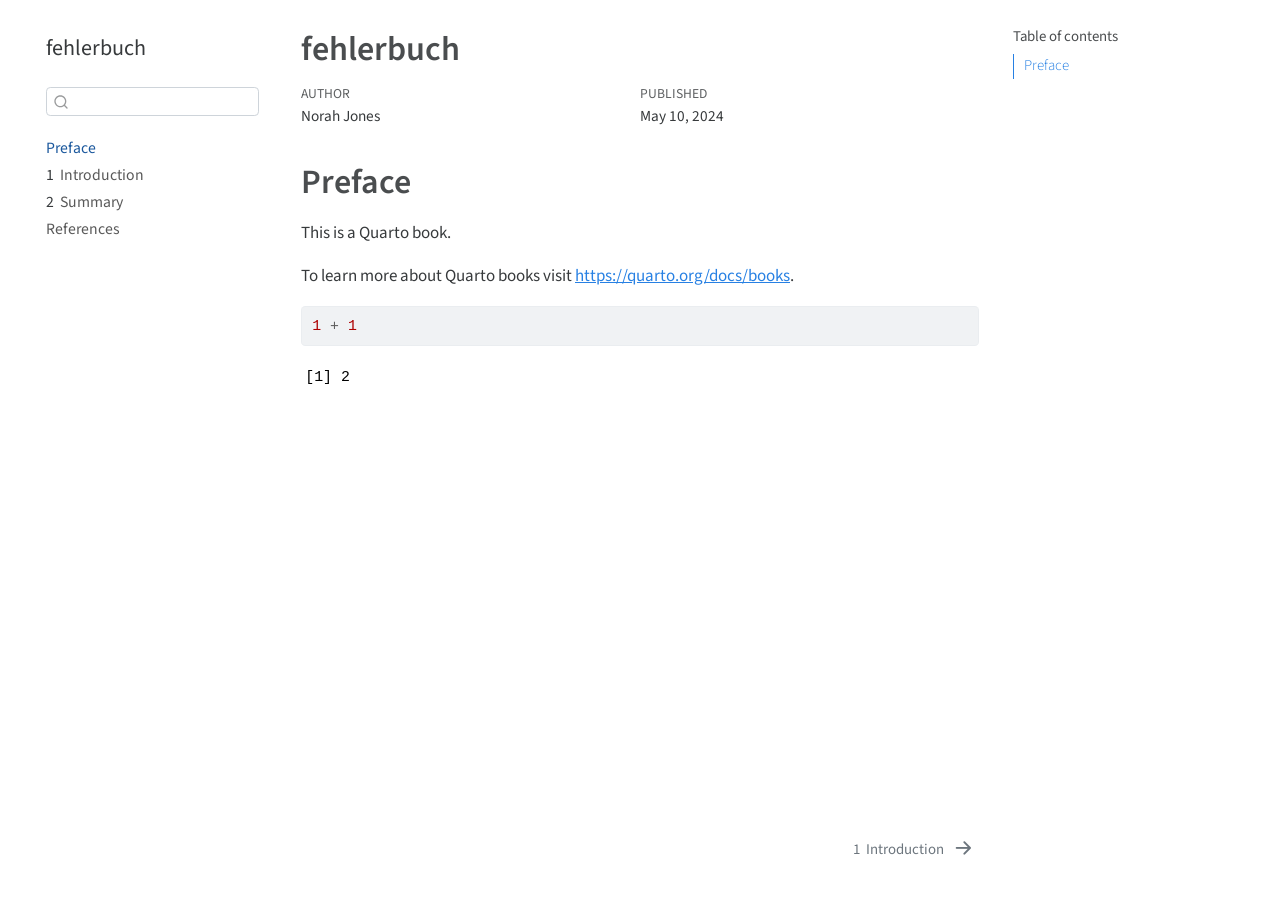
<file: _book/index.html>
<!DOCTYPE html>
<html xmlns="http://www.w3.org/1999/xhtml" lang="en" xml:lang="en"><head>

<meta charset="utf-8">
<meta name="generator" content="quarto-1.3.433">

<meta name="viewport" content="width=device-width, initial-scale=1.0, user-scalable=yes">

<meta name="author" content="Norah Jones">
<meta name="dcterms.date" content="2024-05-10">

<title>fehlerbuch</title>
<style>
code{white-space: pre-wrap;}
span.smallcaps{font-variant: small-caps;}
div.columns{display: flex; gap: min(4vw, 1.5em);}
div.column{flex: auto; overflow-x: auto;}
div.hanging-indent{margin-left: 1.5em; text-indent: -1.5em;}
ul.task-list{list-style: none;}
ul.task-list li input[type="checkbox"] {
  width: 0.8em;
  margin: 0 0.8em 0.2em -1em; /* quarto-specific, see https://github.com/quarto-dev/quarto-cli/issues/4556 */ 
  vertical-align: middle;
}
/* CSS for syntax highlighting */
pre > code.sourceCode { white-space: pre; position: relative; }
pre > code.sourceCode > span { display: inline-block; line-height: 1.25; }
pre > code.sourceCode > span:empty { height: 1.2em; }
.sourceCode { overflow: visible; }
code.sourceCode > span { color: inherit; text-decoration: inherit; }
div.sourceCode { margin: 1em 0; }
pre.sourceCode { margin: 0; }
@media screen {
div.sourceCode { overflow: auto; }
}
@media print {
pre > code.sourceCode { white-space: pre-wrap; }
pre > code.sourceCode > span { text-indent: -5em; padding-left: 5em; }
}
pre.numberSource code
  { counter-reset: source-line 0; }
pre.numberSource code > span
  { position: relative; left: -4em; counter-increment: source-line; }
pre.numberSource code > span > a:first-child::before
  { content: counter(source-line);
    position: relative; left: -1em; text-align: right; vertical-align: baseline;
    border: none; display: inline-block;
    -webkit-touch-callout: none; -webkit-user-select: none;
    -khtml-user-select: none; -moz-user-select: none;
    -ms-user-select: none; user-select: none;
    padding: 0 4px; width: 4em;
  }
pre.numberSource { margin-left: 3em;  padding-left: 4px; }
div.sourceCode
  {   }
@media screen {
pre > code.sourceCode > span > a:first-child::before { text-decoration: underline; }
}
</style>


<script src="site_libs/quarto-nav/quarto-nav.js"></script>
<script src="site_libs/quarto-nav/headroom.min.js"></script>
<script src="site_libs/clipboard/clipboard.min.js"></script>
<script src="site_libs/quarto-search/autocomplete.umd.js"></script>
<script src="site_libs/quarto-search/fuse.min.js"></script>
<script src="site_libs/quarto-search/quarto-search.js"></script>
<meta name="quarto:offset" content="./">
<link href="./intro.html" rel="next">
<script src="site_libs/quarto-html/quarto.js"></script>
<script src="site_libs/quarto-html/popper.min.js"></script>
<script src="site_libs/quarto-html/tippy.umd.min.js"></script>
<script src="site_libs/quarto-html/anchor.min.js"></script>
<link href="site_libs/quarto-html/tippy.css" rel="stylesheet">
<link href="site_libs/quarto-html/quarto-syntax-highlighting.css" rel="stylesheet" id="quarto-text-highlighting-styles">
<script src="site_libs/bootstrap/bootstrap.min.js"></script>
<link href="site_libs/bootstrap/bootstrap-icons.css" rel="stylesheet">
<link href="site_libs/bootstrap/bootstrap.min.css" rel="stylesheet" id="quarto-bootstrap" data-mode="light">
<script id="quarto-search-options" type="application/json">{
  "location": "sidebar",
  "copy-button": false,
  "collapse-after": 3,
  "panel-placement": "start",
  "type": "textbox",
  "limit": 20,
  "language": {
    "search-no-results-text": "No results",
    "search-matching-documents-text": "matching documents",
    "search-copy-link-title": "Copy link to search",
    "search-hide-matches-text": "Hide additional matches",
    "search-more-match-text": "more match in this document",
    "search-more-matches-text": "more matches in this document",
    "search-clear-button-title": "Clear",
    "search-detached-cancel-button-title": "Cancel",
    "search-submit-button-title": "Submit",
    "search-label": "Search"
  }
}</script>


</head>

<body class="nav-sidebar floating">

<div id="quarto-search-results"></div>
  <header id="quarto-header" class="headroom fixed-top">
  <nav class="quarto-secondary-nav">
    <div class="container-fluid d-flex">
      <button type="button" class="quarto-btn-toggle btn" data-bs-toggle="collapse" data-bs-target="#quarto-sidebar,#quarto-sidebar-glass" aria-controls="quarto-sidebar" aria-expanded="false" aria-label="Toggle sidebar navigation" onclick="if (window.quartoToggleHeadroom) { window.quartoToggleHeadroom(); }">
        <i class="bi bi-layout-text-sidebar-reverse"></i>
      </button>
      <nav class="quarto-page-breadcrumbs" aria-label="breadcrumb"><ol class="breadcrumb"><li class="breadcrumb-item"><a href="./index.html">Preface</a></li></ol></nav>
      <a class="flex-grow-1" role="button" data-bs-toggle="collapse" data-bs-target="#quarto-sidebar,#quarto-sidebar-glass" aria-controls="quarto-sidebar" aria-expanded="false" aria-label="Toggle sidebar navigation" onclick="if (window.quartoToggleHeadroom) { window.quartoToggleHeadroom(); }">      
      </a>
      <button type="button" class="btn quarto-search-button" aria-label="" onclick="window.quartoOpenSearch();">
        <i class="bi bi-search"></i>
      </button>
    </div>
  </nav>
</header>
<!-- content -->
<div id="quarto-content" class="quarto-container page-columns page-rows-contents page-layout-article">
<!-- sidebar -->
  <nav id="quarto-sidebar" class="sidebar collapse collapse-horizontal sidebar-navigation floating overflow-auto">
    <div class="pt-lg-2 mt-2 text-left sidebar-header">
    <div class="sidebar-title mb-0 py-0">
      <a href="./">fehlerbuch</a> 
    </div>
      </div>
        <div class="mt-2 flex-shrink-0 align-items-center">
        <div class="sidebar-search">
        <div id="quarto-search" class="" title="Search"></div>
        </div>
        </div>
    <div class="sidebar-menu-container"> 
    <ul class="list-unstyled mt-1">
        <li class="sidebar-item">
  <div class="sidebar-item-container"> 
  <a href="./index.html" class="sidebar-item-text sidebar-link active">
 <span class="menu-text">Preface</span></a>
  </div>
</li>
        <li class="sidebar-item">
  <div class="sidebar-item-container"> 
  <a href="./intro.html" class="sidebar-item-text sidebar-link">
 <span class="menu-text"><span class="chapter-number">1</span>&nbsp; <span class="chapter-title">Introduction</span></span></a>
  </div>
</li>
        <li class="sidebar-item">
  <div class="sidebar-item-container"> 
  <a href="./summary.html" class="sidebar-item-text sidebar-link">
 <span class="menu-text"><span class="chapter-number">2</span>&nbsp; <span class="chapter-title">Summary</span></span></a>
  </div>
</li>
        <li class="sidebar-item">
  <div class="sidebar-item-container"> 
  <a href="./references.html" class="sidebar-item-text sidebar-link">
 <span class="menu-text">References</span></a>
  </div>
</li>
    </ul>
    </div>
</nav>
<div id="quarto-sidebar-glass" data-bs-toggle="collapse" data-bs-target="#quarto-sidebar,#quarto-sidebar-glass"></div>
<!-- margin-sidebar -->
    <div id="quarto-margin-sidebar" class="sidebar margin-sidebar">
        <nav id="TOC" role="doc-toc" class="toc-active">
    <h2 id="toc-title">Table of contents</h2>
   
  <ul>
  <li><a href="#preface" id="toc-preface" class="nav-link active" data-scroll-target="#preface">Preface</a></li>
  </ul>
</nav>
    </div>
<!-- main -->
<main class="content" id="quarto-document-content">

<header id="title-block-header" class="quarto-title-block default">
<div class="quarto-title">
<h1 class="title">fehlerbuch</h1>
</div>



<div class="quarto-title-meta">

    <div>
    <div class="quarto-title-meta-heading">Author</div>
    <div class="quarto-title-meta-contents">
             <p>Norah Jones </p>
          </div>
  </div>
    
    <div>
    <div class="quarto-title-meta-heading">Published</div>
    <div class="quarto-title-meta-contents">
      <p class="date">May 10, 2024</p>
    </div>
  </div>
  
    
  </div>
  

</header>

<section id="preface" class="level1 unnumbered">
<h1 class="unnumbered">Preface</h1>
<p>This is a Quarto book.</p>
<p>To learn more about Quarto books visit <a href="https://quarto.org/docs/books" class="uri">https://quarto.org/docs/books</a>.</p>
<div class="cell">
<div class="sourceCode cell-code" id="cb1"><pre class="sourceCode r code-with-copy"><code class="sourceCode r"><span id="cb1-1"><a href="#cb1-1" aria-hidden="true" tabindex="-1"></a><span class="dv">1</span> <span class="sc">+</span> <span class="dv">1</span></span></code><button title="Copy to Clipboard" class="code-copy-button"><i class="bi"></i></button></pre></div>
<div class="cell-output cell-output-stdout">
<pre><code>[1] 2</code></pre>
</div>
</div>


</section>

</main> <!-- /main -->
<script id="quarto-html-after-body" type="application/javascript">
window.document.addEventListener("DOMContentLoaded", function (event) {
  const toggleBodyColorMode = (bsSheetEl) => {
    const mode = bsSheetEl.getAttribute("data-mode");
    const bodyEl = window.document.querySelector("body");
    if (mode === "dark") {
      bodyEl.classList.add("quarto-dark");
      bodyEl.classList.remove("quarto-light");
    } else {
      bodyEl.classList.add("quarto-light");
      bodyEl.classList.remove("quarto-dark");
    }
  }
  const toggleBodyColorPrimary = () => {
    const bsSheetEl = window.document.querySelector("link#quarto-bootstrap");
    if (bsSheetEl) {
      toggleBodyColorMode(bsSheetEl);
    }
  }
  toggleBodyColorPrimary();  
  const icon = "";
  const anchorJS = new window.AnchorJS();
  anchorJS.options = {
    placement: 'right',
    icon: icon
  };
  anchorJS.add('.anchored');
  const isCodeAnnotation = (el) => {
    for (const clz of el.classList) {
      if (clz.startsWith('code-annotation-')) {                     
        return true;
      }
    }
    return false;
  }
  const clipboard = new window.ClipboardJS('.code-copy-button', {
    text: function(trigger) {
      const codeEl = trigger.previousElementSibling.cloneNode(true);
      for (const childEl of codeEl.children) {
        if (isCodeAnnotation(childEl)) {
          childEl.remove();
        }
      }
      return codeEl.innerText;
    }
  });
  clipboard.on('success', function(e) {
    // button target
    const button = e.trigger;
    // don't keep focus
    button.blur();
    // flash "checked"
    button.classList.add('code-copy-button-checked');
    var currentTitle = button.getAttribute("title");
    button.setAttribute("title", "Copied!");
    let tooltip;
    if (window.bootstrap) {
      button.setAttribute("data-bs-toggle", "tooltip");
      button.setAttribute("data-bs-placement", "left");
      button.setAttribute("data-bs-title", "Copied!");
      tooltip = new bootstrap.Tooltip(button, 
        { trigger: "manual", 
          customClass: "code-copy-button-tooltip",
          offset: [0, -8]});
      tooltip.show();    
    }
    setTimeout(function() {
      if (tooltip) {
        tooltip.hide();
        button.removeAttribute("data-bs-title");
        button.removeAttribute("data-bs-toggle");
        button.removeAttribute("data-bs-placement");
      }
      button.setAttribute("title", currentTitle);
      button.classList.remove('code-copy-button-checked');
    }, 1000);
    // clear code selection
    e.clearSelection();
  });
  function tippyHover(el, contentFn) {
    const config = {
      allowHTML: true,
      content: contentFn,
      maxWidth: 500,
      delay: 100,
      arrow: false,
      appendTo: function(el) {
          return el.parentElement;
      },
      interactive: true,
      interactiveBorder: 10,
      theme: 'quarto',
      placement: 'bottom-start'
    };
    window.tippy(el, config); 
  }
  const noterefs = window.document.querySelectorAll('a[role="doc-noteref"]');
  for (var i=0; i<noterefs.length; i++) {
    const ref = noterefs[i];
    tippyHover(ref, function() {
      // use id or data attribute instead here
      let href = ref.getAttribute('data-footnote-href') || ref.getAttribute('href');
      try { href = new URL(href).hash; } catch {}
      const id = href.replace(/^#\/?/, "");
      const note = window.document.getElementById(id);
      return note.innerHTML;
    });
  }
      let selectedAnnoteEl;
      const selectorForAnnotation = ( cell, annotation) => {
        let cellAttr = 'data-code-cell="' + cell + '"';
        let lineAttr = 'data-code-annotation="' +  annotation + '"';
        const selector = 'span[' + cellAttr + '][' + lineAttr + ']';
        return selector;
      }
      const selectCodeLines = (annoteEl) => {
        const doc = window.document;
        const targetCell = annoteEl.getAttribute("data-target-cell");
        const targetAnnotation = annoteEl.getAttribute("data-target-annotation");
        const annoteSpan = window.document.querySelector(selectorForAnnotation(targetCell, targetAnnotation));
        const lines = annoteSpan.getAttribute("data-code-lines").split(",");
        const lineIds = lines.map((line) => {
          return targetCell + "-" + line;
        })
        let top = null;
        let height = null;
        let parent = null;
        if (lineIds.length > 0) {
            //compute the position of the single el (top and bottom and make a div)
            const el = window.document.getElementById(lineIds[0]);
            top = el.offsetTop;
            height = el.offsetHeight;
            parent = el.parentElement.parentElement;
          if (lineIds.length > 1) {
            const lastEl = window.document.getElementById(lineIds[lineIds.length - 1]);
            const bottom = lastEl.offsetTop + lastEl.offsetHeight;
            height = bottom - top;
          }
          if (top !== null && height !== null && parent !== null) {
            // cook up a div (if necessary) and position it 
            let div = window.document.getElementById("code-annotation-line-highlight");
            if (div === null) {
              div = window.document.createElement("div");
              div.setAttribute("id", "code-annotation-line-highlight");
              div.style.position = 'absolute';
              parent.appendChild(div);
            }
            div.style.top = top - 2 + "px";
            div.style.height = height + 4 + "px";
            let gutterDiv = window.document.getElementById("code-annotation-line-highlight-gutter");
            if (gutterDiv === null) {
              gutterDiv = window.document.createElement("div");
              gutterDiv.setAttribute("id", "code-annotation-line-highlight-gutter");
              gutterDiv.style.position = 'absolute';
              const codeCell = window.document.getElementById(targetCell);
              const gutter = codeCell.querySelector('.code-annotation-gutter');
              gutter.appendChild(gutterDiv);
            }
            gutterDiv.style.top = top - 2 + "px";
            gutterDiv.style.height = height + 4 + "px";
          }
          selectedAnnoteEl = annoteEl;
        }
      };
      const unselectCodeLines = () => {
        const elementsIds = ["code-annotation-line-highlight", "code-annotation-line-highlight-gutter"];
        elementsIds.forEach((elId) => {
          const div = window.document.getElementById(elId);
          if (div) {
            div.remove();
          }
        });
        selectedAnnoteEl = undefined;
      };
      // Attach click handler to the DT
      const annoteDls = window.document.querySelectorAll('dt[data-target-cell]');
      for (const annoteDlNode of annoteDls) {
        annoteDlNode.addEventListener('click', (event) => {
          const clickedEl = event.target;
          if (clickedEl !== selectedAnnoteEl) {
            unselectCodeLines();
            const activeEl = window.document.querySelector('dt[data-target-cell].code-annotation-active');
            if (activeEl) {
              activeEl.classList.remove('code-annotation-active');
            }
            selectCodeLines(clickedEl);
            clickedEl.classList.add('code-annotation-active');
          } else {
            // Unselect the line
            unselectCodeLines();
            clickedEl.classList.remove('code-annotation-active');
          }
        });
      }
  const findCites = (el) => {
    const parentEl = el.parentElement;
    if (parentEl) {
      const cites = parentEl.dataset.cites;
      if (cites) {
        return {
          el,
          cites: cites.split(' ')
        };
      } else {
        return findCites(el.parentElement)
      }
    } else {
      return undefined;
    }
  };
  var bibliorefs = window.document.querySelectorAll('a[role="doc-biblioref"]');
  for (var i=0; i<bibliorefs.length; i++) {
    const ref = bibliorefs[i];
    const citeInfo = findCites(ref);
    if (citeInfo) {
      tippyHover(citeInfo.el, function() {
        var popup = window.document.createElement('div');
        citeInfo.cites.forEach(function(cite) {
          var citeDiv = window.document.createElement('div');
          citeDiv.classList.add('hanging-indent');
          citeDiv.classList.add('csl-entry');
          var biblioDiv = window.document.getElementById('ref-' + cite);
          if (biblioDiv) {
            citeDiv.innerHTML = biblioDiv.innerHTML;
          }
          popup.appendChild(citeDiv);
        });
        return popup.innerHTML;
      });
    }
  }
});
</script>
<nav class="page-navigation">
  <div class="nav-page nav-page-previous">
  </div>
  <div class="nav-page nav-page-next">
      <a href="./intro.html" class="pagination-link">
        <span class="nav-page-text"><span class="chapter-number">1</span>&nbsp; <span class="chapter-title">Introduction</span></span> <i class="bi bi-arrow-right-short"></i>
      </a>
  </div>
</nav>
</div> <!-- /content -->



</body></html>
</file>
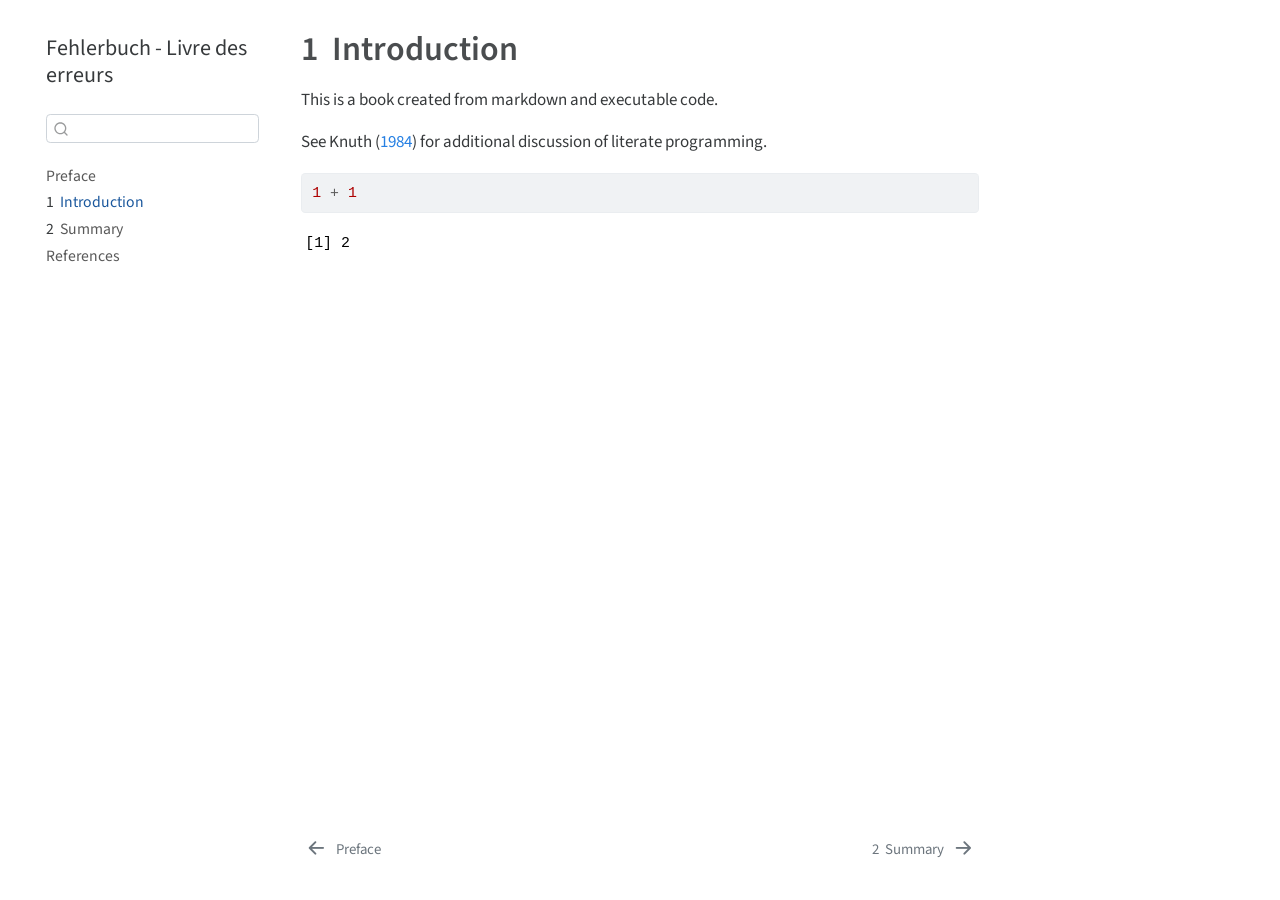
<file: _book/intro.html>
<!DOCTYPE html>
<html xmlns="http://www.w3.org/1999/xhtml" lang="en" xml:lang="en"><head>

<meta charset="utf-8">
<meta name="generator" content="quarto-1.3.433">

<meta name="viewport" content="width=device-width, initial-scale=1.0, user-scalable=yes">


<title>Fehlerbuch - Livre des erreurs - 1&nbsp; Introduction</title>
<style>
code{white-space: pre-wrap;}
span.smallcaps{font-variant: small-caps;}
div.columns{display: flex; gap: min(4vw, 1.5em);}
div.column{flex: auto; overflow-x: auto;}
div.hanging-indent{margin-left: 1.5em; text-indent: -1.5em;}
ul.task-list{list-style: none;}
ul.task-list li input[type="checkbox"] {
  width: 0.8em;
  margin: 0 0.8em 0.2em -1em; /* quarto-specific, see https://github.com/quarto-dev/quarto-cli/issues/4556 */ 
  vertical-align: middle;
}
/* CSS for syntax highlighting */
pre > code.sourceCode { white-space: pre; position: relative; }
pre > code.sourceCode > span { display: inline-block; line-height: 1.25; }
pre > code.sourceCode > span:empty { height: 1.2em; }
.sourceCode { overflow: visible; }
code.sourceCode > span { color: inherit; text-decoration: inherit; }
div.sourceCode { margin: 1em 0; }
pre.sourceCode { margin: 0; }
@media screen {
div.sourceCode { overflow: auto; }
}
@media print {
pre > code.sourceCode { white-space: pre-wrap; }
pre > code.sourceCode > span { text-indent: -5em; padding-left: 5em; }
}
pre.numberSource code
  { counter-reset: source-line 0; }
pre.numberSource code > span
  { position: relative; left: -4em; counter-increment: source-line; }
pre.numberSource code > span > a:first-child::before
  { content: counter(source-line);
    position: relative; left: -1em; text-align: right; vertical-align: baseline;
    border: none; display: inline-block;
    -webkit-touch-callout: none; -webkit-user-select: none;
    -khtml-user-select: none; -moz-user-select: none;
    -ms-user-select: none; user-select: none;
    padding: 0 4px; width: 4em;
  }
pre.numberSource { margin-left: 3em;  padding-left: 4px; }
div.sourceCode
  {   }
@media screen {
pre > code.sourceCode > span > a:first-child::before { text-decoration: underline; }
}
/* CSS for citations */
div.csl-bib-body { }
div.csl-entry {
  clear: both;
}
.hanging-indent div.csl-entry {
  margin-left:2em;
  text-indent:-2em;
}
div.csl-left-margin {
  min-width:2em;
  float:left;
}
div.csl-right-inline {
  margin-left:2em;
  padding-left:1em;
}
div.csl-indent {
  margin-left: 2em;
}</style>


<script src="site_libs/quarto-nav/quarto-nav.js"></script>
<script src="site_libs/quarto-nav/headroom.min.js"></script>
<script src="site_libs/clipboard/clipboard.min.js"></script>
<script src="site_libs/quarto-search/autocomplete.umd.js"></script>
<script src="site_libs/quarto-search/fuse.min.js"></script>
<script src="site_libs/quarto-search/quarto-search.js"></script>
<meta name="quarto:offset" content="./">
<link href="./summary.html" rel="next">
<link href="./index.html" rel="prev">
<script src="site_libs/quarto-html/quarto.js"></script>
<script src="site_libs/quarto-html/popper.min.js"></script>
<script src="site_libs/quarto-html/tippy.umd.min.js"></script>
<script src="site_libs/quarto-html/anchor.min.js"></script>
<link href="site_libs/quarto-html/tippy.css" rel="stylesheet">
<link href="site_libs/quarto-html/quarto-syntax-highlighting.css" rel="stylesheet" id="quarto-text-highlighting-styles">
<script src="site_libs/bootstrap/bootstrap.min.js"></script>
<link href="site_libs/bootstrap/bootstrap-icons.css" rel="stylesheet">
<link href="site_libs/bootstrap/bootstrap.min.css" rel="stylesheet" id="quarto-bootstrap" data-mode="light">
<script id="quarto-search-options" type="application/json">{
  "location": "sidebar",
  "copy-button": false,
  "collapse-after": 3,
  "panel-placement": "start",
  "type": "textbox",
  "limit": 20,
  "language": {
    "search-no-results-text": "No results",
    "search-matching-documents-text": "matching documents",
    "search-copy-link-title": "Copy link to search",
    "search-hide-matches-text": "Hide additional matches",
    "search-more-match-text": "more match in this document",
    "search-more-matches-text": "more matches in this document",
    "search-clear-button-title": "Clear",
    "search-detached-cancel-button-title": "Cancel",
    "search-submit-button-title": "Submit",
    "search-label": "Search"
  }
}</script>


</head>

<body class="nav-sidebar floating">

<div id="quarto-search-results"></div>
  <header id="quarto-header" class="headroom fixed-top">
  <nav class="quarto-secondary-nav">
    <div class="container-fluid d-flex">
      <button type="button" class="quarto-btn-toggle btn" data-bs-toggle="collapse" data-bs-target="#quarto-sidebar,#quarto-sidebar-glass" aria-controls="quarto-sidebar" aria-expanded="false" aria-label="Toggle sidebar navigation" onclick="if (window.quartoToggleHeadroom) { window.quartoToggleHeadroom(); }">
        <i class="bi bi-layout-text-sidebar-reverse"></i>
      </button>
      <nav class="quarto-page-breadcrumbs" aria-label="breadcrumb"><ol class="breadcrumb"><li class="breadcrumb-item"><a href="./intro.html"><span class="chapter-number">1</span>&nbsp; <span class="chapter-title">Introduction</span></a></li></ol></nav>
      <a class="flex-grow-1" role="button" data-bs-toggle="collapse" data-bs-target="#quarto-sidebar,#quarto-sidebar-glass" aria-controls="quarto-sidebar" aria-expanded="false" aria-label="Toggle sidebar navigation" onclick="if (window.quartoToggleHeadroom) { window.quartoToggleHeadroom(); }">      
      </a>
      <button type="button" class="btn quarto-search-button" aria-label="" onclick="window.quartoOpenSearch();">
        <i class="bi bi-search"></i>
      </button>
    </div>
  </nav>
</header>
<!-- content -->
<div id="quarto-content" class="quarto-container page-columns page-rows-contents page-layout-article">
<!-- sidebar -->
  <nav id="quarto-sidebar" class="sidebar collapse collapse-horizontal sidebar-navigation floating overflow-auto">
    <div class="pt-lg-2 mt-2 text-left sidebar-header">
    <div class="sidebar-title mb-0 py-0">
      <a href="./">Fehlerbuch - Livre des erreurs</a> 
    </div>
      </div>
        <div class="mt-2 flex-shrink-0 align-items-center">
        <div class="sidebar-search">
        <div id="quarto-search" class="" title="Search"></div>
        </div>
        </div>
    <div class="sidebar-menu-container"> 
    <ul class="list-unstyled mt-1">
        <li class="sidebar-item">
  <div class="sidebar-item-container"> 
  <a href="./index.html" class="sidebar-item-text sidebar-link">
 <span class="menu-text">Preface</span></a>
  </div>
</li>
        <li class="sidebar-item">
  <div class="sidebar-item-container"> 
  <a href="./intro.html" class="sidebar-item-text sidebar-link active">
 <span class="menu-text"><span class="chapter-number">1</span>&nbsp; <span class="chapter-title">Introduction</span></span></a>
  </div>
</li>
        <li class="sidebar-item">
  <div class="sidebar-item-container"> 
  <a href="./summary.html" class="sidebar-item-text sidebar-link">
 <span class="menu-text"><span class="chapter-number">2</span>&nbsp; <span class="chapter-title">Summary</span></span></a>
  </div>
</li>
        <li class="sidebar-item">
  <div class="sidebar-item-container"> 
  <a href="./references.html" class="sidebar-item-text sidebar-link">
 <span class="menu-text">References</span></a>
  </div>
</li>
    </ul>
    </div>
</nav>
<div id="quarto-sidebar-glass" data-bs-toggle="collapse" data-bs-target="#quarto-sidebar,#quarto-sidebar-glass"></div>
<!-- margin-sidebar -->
    <div id="quarto-margin-sidebar" class="sidebar margin-sidebar">
        
    </div>
<!-- main -->
<main class="content" id="quarto-document-content">

<header id="title-block-header" class="quarto-title-block default">
<div class="quarto-title">
<h1 class="title"><span class="chapter-number">1</span>&nbsp; <span class="chapter-title">Introduction</span></h1>
</div>



<div class="quarto-title-meta">

    
  
    
  </div>
  

</header>

<p>This is a book created from markdown and executable code.</p>
<p>See <span class="citation" data-cites="knuth84">Knuth (<a href="references.html#ref-knuth84" role="doc-biblioref">1984</a>)</span> for additional discussion of literate programming.</p>
<div class="cell">
<div class="sourceCode cell-code" id="cb1"><pre class="sourceCode r code-with-copy"><code class="sourceCode r"><span id="cb1-1"><a href="#cb1-1" aria-hidden="true" tabindex="-1"></a><span class="dv">1</span> <span class="sc">+</span> <span class="dv">1</span></span></code><button title="Copy to Clipboard" class="code-copy-button"><i class="bi"></i></button></pre></div>
<div class="cell-output cell-output-stdout">
<pre><code>[1] 2</code></pre>
</div>
</div>


<div id="refs" class="references csl-bib-body hanging-indent" role="list" style="display: none">
<div id="ref-knuth84" class="csl-entry" role="listitem">
Knuth, Donald E. 1984. <span>“Literate Programming.”</span> <em>Comput. J.</em> 27 (2): 97–111. <a href="https://doi.org/10.1093/comjnl/27.2.97">https://doi.org/10.1093/comjnl/27.2.97</a>.
</div>
</div>

</main> <!-- /main -->
<script id="quarto-html-after-body" type="application/javascript">
window.document.addEventListener("DOMContentLoaded", function (event) {
  const toggleBodyColorMode = (bsSheetEl) => {
    const mode = bsSheetEl.getAttribute("data-mode");
    const bodyEl = window.document.querySelector("body");
    if (mode === "dark") {
      bodyEl.classList.add("quarto-dark");
      bodyEl.classList.remove("quarto-light");
    } else {
      bodyEl.classList.add("quarto-light");
      bodyEl.classList.remove("quarto-dark");
    }
  }
  const toggleBodyColorPrimary = () => {
    const bsSheetEl = window.document.querySelector("link#quarto-bootstrap");
    if (bsSheetEl) {
      toggleBodyColorMode(bsSheetEl);
    }
  }
  toggleBodyColorPrimary();  
  const icon = "";
  const anchorJS = new window.AnchorJS();
  anchorJS.options = {
    placement: 'right',
    icon: icon
  };
  anchorJS.add('.anchored');
  const isCodeAnnotation = (el) => {
    for (const clz of el.classList) {
      if (clz.startsWith('code-annotation-')) {                     
        return true;
      }
    }
    return false;
  }
  const clipboard = new window.ClipboardJS('.code-copy-button', {
    text: function(trigger) {
      const codeEl = trigger.previousElementSibling.cloneNode(true);
      for (const childEl of codeEl.children) {
        if (isCodeAnnotation(childEl)) {
          childEl.remove();
        }
      }
      return codeEl.innerText;
    }
  });
  clipboard.on('success', function(e) {
    // button target
    const button = e.trigger;
    // don't keep focus
    button.blur();
    // flash "checked"
    button.classList.add('code-copy-button-checked');
    var currentTitle = button.getAttribute("title");
    button.setAttribute("title", "Copied!");
    let tooltip;
    if (window.bootstrap) {
      button.setAttribute("data-bs-toggle", "tooltip");
      button.setAttribute("data-bs-placement", "left");
      button.setAttribute("data-bs-title", "Copied!");
      tooltip = new bootstrap.Tooltip(button, 
        { trigger: "manual", 
          customClass: "code-copy-button-tooltip",
          offset: [0, -8]});
      tooltip.show();    
    }
    setTimeout(function() {
      if (tooltip) {
        tooltip.hide();
        button.removeAttribute("data-bs-title");
        button.removeAttribute("data-bs-toggle");
        button.removeAttribute("data-bs-placement");
      }
      button.setAttribute("title", currentTitle);
      button.classList.remove('code-copy-button-checked');
    }, 1000);
    // clear code selection
    e.clearSelection();
  });
  function tippyHover(el, contentFn) {
    const config = {
      allowHTML: true,
      content: contentFn,
      maxWidth: 500,
      delay: 100,
      arrow: false,
      appendTo: function(el) {
          return el.parentElement;
      },
      interactive: true,
      interactiveBorder: 10,
      theme: 'quarto',
      placement: 'bottom-start'
    };
    window.tippy(el, config); 
  }
  const noterefs = window.document.querySelectorAll('a[role="doc-noteref"]');
  for (var i=0; i<noterefs.length; i++) {
    const ref = noterefs[i];
    tippyHover(ref, function() {
      // use id or data attribute instead here
      let href = ref.getAttribute('data-footnote-href') || ref.getAttribute('href');
      try { href = new URL(href).hash; } catch {}
      const id = href.replace(/^#\/?/, "");
      const note = window.document.getElementById(id);
      return note.innerHTML;
    });
  }
      let selectedAnnoteEl;
      const selectorForAnnotation = ( cell, annotation) => {
        let cellAttr = 'data-code-cell="' + cell + '"';
        let lineAttr = 'data-code-annotation="' +  annotation + '"';
        const selector = 'span[' + cellAttr + '][' + lineAttr + ']';
        return selector;
      }
      const selectCodeLines = (annoteEl) => {
        const doc = window.document;
        const targetCell = annoteEl.getAttribute("data-target-cell");
        const targetAnnotation = annoteEl.getAttribute("data-target-annotation");
        const annoteSpan = window.document.querySelector(selectorForAnnotation(targetCell, targetAnnotation));
        const lines = annoteSpan.getAttribute("data-code-lines").split(",");
        const lineIds = lines.map((line) => {
          return targetCell + "-" + line;
        })
        let top = null;
        let height = null;
        let parent = null;
        if (lineIds.length > 0) {
            //compute the position of the single el (top and bottom and make a div)
            const el = window.document.getElementById(lineIds[0]);
            top = el.offsetTop;
            height = el.offsetHeight;
            parent = el.parentElement.parentElement;
          if (lineIds.length > 1) {
            const lastEl = window.document.getElementById(lineIds[lineIds.length - 1]);
            const bottom = lastEl.offsetTop + lastEl.offsetHeight;
            height = bottom - top;
          }
          if (top !== null && height !== null && parent !== null) {
            // cook up a div (if necessary) and position it 
            let div = window.document.getElementById("code-annotation-line-highlight");
            if (div === null) {
              div = window.document.createElement("div");
              div.setAttribute("id", "code-annotation-line-highlight");
              div.style.position = 'absolute';
              parent.appendChild(div);
            }
            div.style.top = top - 2 + "px";
            div.style.height = height + 4 + "px";
            let gutterDiv = window.document.getElementById("code-annotation-line-highlight-gutter");
            if (gutterDiv === null) {
              gutterDiv = window.document.createElement("div");
              gutterDiv.setAttribute("id", "code-annotation-line-highlight-gutter");
              gutterDiv.style.position = 'absolute';
              const codeCell = window.document.getElementById(targetCell);
              const gutter = codeCell.querySelector('.code-annotation-gutter');
              gutter.appendChild(gutterDiv);
            }
            gutterDiv.style.top = top - 2 + "px";
            gutterDiv.style.height = height + 4 + "px";
          }
          selectedAnnoteEl = annoteEl;
        }
      };
      const unselectCodeLines = () => {
        const elementsIds = ["code-annotation-line-highlight", "code-annotation-line-highlight-gutter"];
        elementsIds.forEach((elId) => {
          const div = window.document.getElementById(elId);
          if (div) {
            div.remove();
          }
        });
        selectedAnnoteEl = undefined;
      };
      // Attach click handler to the DT
      const annoteDls = window.document.querySelectorAll('dt[data-target-cell]');
      for (const annoteDlNode of annoteDls) {
        annoteDlNode.addEventListener('click', (event) => {
          const clickedEl = event.target;
          if (clickedEl !== selectedAnnoteEl) {
            unselectCodeLines();
            const activeEl = window.document.querySelector('dt[data-target-cell].code-annotation-active');
            if (activeEl) {
              activeEl.classList.remove('code-annotation-active');
            }
            selectCodeLines(clickedEl);
            clickedEl.classList.add('code-annotation-active');
          } else {
            // Unselect the line
            unselectCodeLines();
            clickedEl.classList.remove('code-annotation-active');
          }
        });
      }
  const findCites = (el) => {
    const parentEl = el.parentElement;
    if (parentEl) {
      const cites = parentEl.dataset.cites;
      if (cites) {
        return {
          el,
          cites: cites.split(' ')
        };
      } else {
        return findCites(el.parentElement)
      }
    } else {
      return undefined;
    }
  };
  var bibliorefs = window.document.querySelectorAll('a[role="doc-biblioref"]');
  for (var i=0; i<bibliorefs.length; i++) {
    const ref = bibliorefs[i];
    const citeInfo = findCites(ref);
    if (citeInfo) {
      tippyHover(citeInfo.el, function() {
        var popup = window.document.createElement('div');
        citeInfo.cites.forEach(function(cite) {
          var citeDiv = window.document.createElement('div');
          citeDiv.classList.add('hanging-indent');
          citeDiv.classList.add('csl-entry');
          var biblioDiv = window.document.getElementById('ref-' + cite);
          if (biblioDiv) {
            citeDiv.innerHTML = biblioDiv.innerHTML;
          }
          popup.appendChild(citeDiv);
        });
        return popup.innerHTML;
      });
    }
  }
});
</script>
<nav class="page-navigation">
  <div class="nav-page nav-page-previous">
      <a href="./index.html" class="pagination-link">
        <i class="bi bi-arrow-left-short"></i> <span class="nav-page-text">Preface</span>
      </a>          
  </div>
  <div class="nav-page nav-page-next">
      <a href="./summary.html" class="pagination-link">
        <span class="nav-page-text"><span class="chapter-number">2</span>&nbsp; <span class="chapter-title">Summary</span></span> <i class="bi bi-arrow-right-short"></i>
      </a>
  </div>
</nav>
</div> <!-- /content -->



</body></html>
</file>
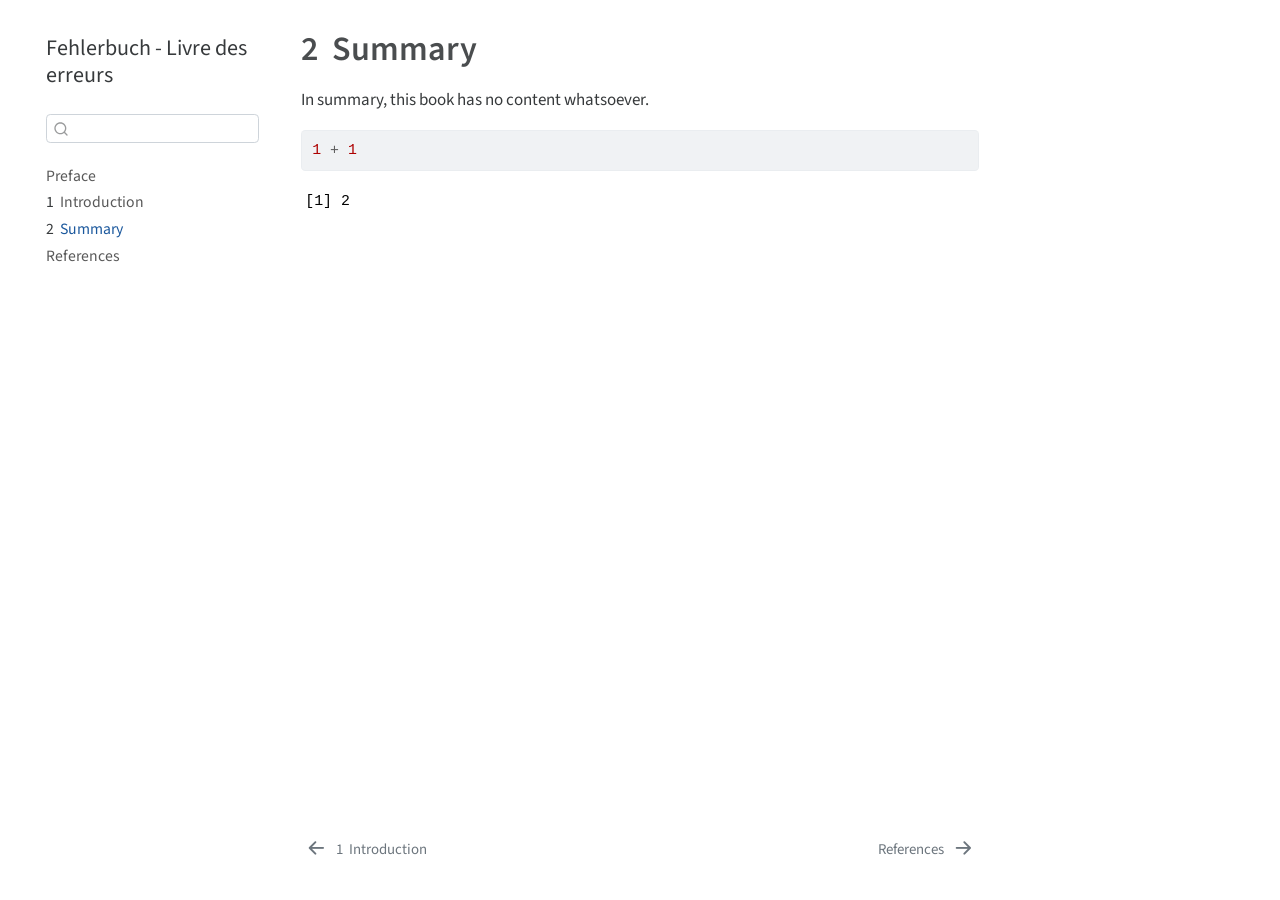
<file: _book/summary.html>
<!DOCTYPE html>
<html xmlns="http://www.w3.org/1999/xhtml" lang="en" xml:lang="en"><head>

<meta charset="utf-8">
<meta name="generator" content="quarto-1.3.433">

<meta name="viewport" content="width=device-width, initial-scale=1.0, user-scalable=yes">


<title>Fehlerbuch - Livre des erreurs - 2&nbsp; Summary</title>
<style>
code{white-space: pre-wrap;}
span.smallcaps{font-variant: small-caps;}
div.columns{display: flex; gap: min(4vw, 1.5em);}
div.column{flex: auto; overflow-x: auto;}
div.hanging-indent{margin-left: 1.5em; text-indent: -1.5em;}
ul.task-list{list-style: none;}
ul.task-list li input[type="checkbox"] {
  width: 0.8em;
  margin: 0 0.8em 0.2em -1em; /* quarto-specific, see https://github.com/quarto-dev/quarto-cli/issues/4556 */ 
  vertical-align: middle;
}
/* CSS for syntax highlighting */
pre > code.sourceCode { white-space: pre; position: relative; }
pre > code.sourceCode > span { display: inline-block; line-height: 1.25; }
pre > code.sourceCode > span:empty { height: 1.2em; }
.sourceCode { overflow: visible; }
code.sourceCode > span { color: inherit; text-decoration: inherit; }
div.sourceCode { margin: 1em 0; }
pre.sourceCode { margin: 0; }
@media screen {
div.sourceCode { overflow: auto; }
}
@media print {
pre > code.sourceCode { white-space: pre-wrap; }
pre > code.sourceCode > span { text-indent: -5em; padding-left: 5em; }
}
pre.numberSource code
  { counter-reset: source-line 0; }
pre.numberSource code > span
  { position: relative; left: -4em; counter-increment: source-line; }
pre.numberSource code > span > a:first-child::before
  { content: counter(source-line);
    position: relative; left: -1em; text-align: right; vertical-align: baseline;
    border: none; display: inline-block;
    -webkit-touch-callout: none; -webkit-user-select: none;
    -khtml-user-select: none; -moz-user-select: none;
    -ms-user-select: none; user-select: none;
    padding: 0 4px; width: 4em;
  }
pre.numberSource { margin-left: 3em;  padding-left: 4px; }
div.sourceCode
  {   }
@media screen {
pre > code.sourceCode > span > a:first-child::before { text-decoration: underline; }
}
</style>


<script src="site_libs/quarto-nav/quarto-nav.js"></script>
<script src="site_libs/quarto-nav/headroom.min.js"></script>
<script src="site_libs/clipboard/clipboard.min.js"></script>
<script src="site_libs/quarto-search/autocomplete.umd.js"></script>
<script src="site_libs/quarto-search/fuse.min.js"></script>
<script src="site_libs/quarto-search/quarto-search.js"></script>
<meta name="quarto:offset" content="./">
<link href="./references.html" rel="next">
<link href="./intro.html" rel="prev">
<script src="site_libs/quarto-html/quarto.js"></script>
<script src="site_libs/quarto-html/popper.min.js"></script>
<script src="site_libs/quarto-html/tippy.umd.min.js"></script>
<script src="site_libs/quarto-html/anchor.min.js"></script>
<link href="site_libs/quarto-html/tippy.css" rel="stylesheet">
<link href="site_libs/quarto-html/quarto-syntax-highlighting.css" rel="stylesheet" id="quarto-text-highlighting-styles">
<script src="site_libs/bootstrap/bootstrap.min.js"></script>
<link href="site_libs/bootstrap/bootstrap-icons.css" rel="stylesheet">
<link href="site_libs/bootstrap/bootstrap.min.css" rel="stylesheet" id="quarto-bootstrap" data-mode="light">
<script id="quarto-search-options" type="application/json">{
  "location": "sidebar",
  "copy-button": false,
  "collapse-after": 3,
  "panel-placement": "start",
  "type": "textbox",
  "limit": 20,
  "language": {
    "search-no-results-text": "No results",
    "search-matching-documents-text": "matching documents",
    "search-copy-link-title": "Copy link to search",
    "search-hide-matches-text": "Hide additional matches",
    "search-more-match-text": "more match in this document",
    "search-more-matches-text": "more matches in this document",
    "search-clear-button-title": "Clear",
    "search-detached-cancel-button-title": "Cancel",
    "search-submit-button-title": "Submit",
    "search-label": "Search"
  }
}</script>


</head>

<body class="nav-sidebar floating">

<div id="quarto-search-results"></div>
  <header id="quarto-header" class="headroom fixed-top">
  <nav class="quarto-secondary-nav">
    <div class="container-fluid d-flex">
      <button type="button" class="quarto-btn-toggle btn" data-bs-toggle="collapse" data-bs-target="#quarto-sidebar,#quarto-sidebar-glass" aria-controls="quarto-sidebar" aria-expanded="false" aria-label="Toggle sidebar navigation" onclick="if (window.quartoToggleHeadroom) { window.quartoToggleHeadroom(); }">
        <i class="bi bi-layout-text-sidebar-reverse"></i>
      </button>
      <nav class="quarto-page-breadcrumbs" aria-label="breadcrumb"><ol class="breadcrumb"><li class="breadcrumb-item"><a href="./summary.html"><span class="chapter-number">2</span>&nbsp; <span class="chapter-title">Summary</span></a></li></ol></nav>
      <a class="flex-grow-1" role="button" data-bs-toggle="collapse" data-bs-target="#quarto-sidebar,#quarto-sidebar-glass" aria-controls="quarto-sidebar" aria-expanded="false" aria-label="Toggle sidebar navigation" onclick="if (window.quartoToggleHeadroom) { window.quartoToggleHeadroom(); }">      
      </a>
      <button type="button" class="btn quarto-search-button" aria-label="" onclick="window.quartoOpenSearch();">
        <i class="bi bi-search"></i>
      </button>
    </div>
  </nav>
</header>
<!-- content -->
<div id="quarto-content" class="quarto-container page-columns page-rows-contents page-layout-article">
<!-- sidebar -->
  <nav id="quarto-sidebar" class="sidebar collapse collapse-horizontal sidebar-navigation floating overflow-auto">
    <div class="pt-lg-2 mt-2 text-left sidebar-header">
    <div class="sidebar-title mb-0 py-0">
      <a href="./">Fehlerbuch - Livre des erreurs</a> 
    </div>
      </div>
        <div class="mt-2 flex-shrink-0 align-items-center">
        <div class="sidebar-search">
        <div id="quarto-search" class="" title="Search"></div>
        </div>
        </div>
    <div class="sidebar-menu-container"> 
    <ul class="list-unstyled mt-1">
        <li class="sidebar-item">
  <div class="sidebar-item-container"> 
  <a href="./index.html" class="sidebar-item-text sidebar-link">
 <span class="menu-text">Preface</span></a>
  </div>
</li>
        <li class="sidebar-item">
  <div class="sidebar-item-container"> 
  <a href="./intro.html" class="sidebar-item-text sidebar-link">
 <span class="menu-text"><span class="chapter-number">1</span>&nbsp; <span class="chapter-title">Introduction</span></span></a>
  </div>
</li>
        <li class="sidebar-item">
  <div class="sidebar-item-container"> 
  <a href="./summary.html" class="sidebar-item-text sidebar-link active">
 <span class="menu-text"><span class="chapter-number">2</span>&nbsp; <span class="chapter-title">Summary</span></span></a>
  </div>
</li>
        <li class="sidebar-item">
  <div class="sidebar-item-container"> 
  <a href="./references.html" class="sidebar-item-text sidebar-link">
 <span class="menu-text">References</span></a>
  </div>
</li>
    </ul>
    </div>
</nav>
<div id="quarto-sidebar-glass" data-bs-toggle="collapse" data-bs-target="#quarto-sidebar,#quarto-sidebar-glass"></div>
<!-- margin-sidebar -->
    <div id="quarto-margin-sidebar" class="sidebar margin-sidebar">
        
    </div>
<!-- main -->
<main class="content" id="quarto-document-content">

<header id="title-block-header" class="quarto-title-block default">
<div class="quarto-title">
<h1 class="title"><span class="chapter-number">2</span>&nbsp; <span class="chapter-title">Summary</span></h1>
</div>



<div class="quarto-title-meta">

    
  
    
  </div>
  

</header>

<p>In summary, this book has no content whatsoever.</p>
<div class="cell">
<div class="sourceCode cell-code" id="cb1"><pre class="sourceCode r code-with-copy"><code class="sourceCode r"><span id="cb1-1"><a href="#cb1-1" aria-hidden="true" tabindex="-1"></a><span class="dv">1</span> <span class="sc">+</span> <span class="dv">1</span></span></code><button title="Copy to Clipboard" class="code-copy-button"><i class="bi"></i></button></pre></div>
<div class="cell-output cell-output-stdout">
<pre><code>[1] 2</code></pre>
</div>
</div>



</main> <!-- /main -->
<script id="quarto-html-after-body" type="application/javascript">
window.document.addEventListener("DOMContentLoaded", function (event) {
  const toggleBodyColorMode = (bsSheetEl) => {
    const mode = bsSheetEl.getAttribute("data-mode");
    const bodyEl = window.document.querySelector("body");
    if (mode === "dark") {
      bodyEl.classList.add("quarto-dark");
      bodyEl.classList.remove("quarto-light");
    } else {
      bodyEl.classList.add("quarto-light");
      bodyEl.classList.remove("quarto-dark");
    }
  }
  const toggleBodyColorPrimary = () => {
    const bsSheetEl = window.document.querySelector("link#quarto-bootstrap");
    if (bsSheetEl) {
      toggleBodyColorMode(bsSheetEl);
    }
  }
  toggleBodyColorPrimary();  
  const icon = "";
  const anchorJS = new window.AnchorJS();
  anchorJS.options = {
    placement: 'right',
    icon: icon
  };
  anchorJS.add('.anchored');
  const isCodeAnnotation = (el) => {
    for (const clz of el.classList) {
      if (clz.startsWith('code-annotation-')) {                     
        return true;
      }
    }
    return false;
  }
  const clipboard = new window.ClipboardJS('.code-copy-button', {
    text: function(trigger) {
      const codeEl = trigger.previousElementSibling.cloneNode(true);
      for (const childEl of codeEl.children) {
        if (isCodeAnnotation(childEl)) {
          childEl.remove();
        }
      }
      return codeEl.innerText;
    }
  });
  clipboard.on('success', function(e) {
    // button target
    const button = e.trigger;
    // don't keep focus
    button.blur();
    // flash "checked"
    button.classList.add('code-copy-button-checked');
    var currentTitle = button.getAttribute("title");
    button.setAttribute("title", "Copied!");
    let tooltip;
    if (window.bootstrap) {
      button.setAttribute("data-bs-toggle", "tooltip");
      button.setAttribute("data-bs-placement", "left");
      button.setAttribute("data-bs-title", "Copied!");
      tooltip = new bootstrap.Tooltip(button, 
        { trigger: "manual", 
          customClass: "code-copy-button-tooltip",
          offset: [0, -8]});
      tooltip.show();    
    }
    setTimeout(function() {
      if (tooltip) {
        tooltip.hide();
        button.removeAttribute("data-bs-title");
        button.removeAttribute("data-bs-toggle");
        button.removeAttribute("data-bs-placement");
      }
      button.setAttribute("title", currentTitle);
      button.classList.remove('code-copy-button-checked');
    }, 1000);
    // clear code selection
    e.clearSelection();
  });
  function tippyHover(el, contentFn) {
    const config = {
      allowHTML: true,
      content: contentFn,
      maxWidth: 500,
      delay: 100,
      arrow: false,
      appendTo: function(el) {
          return el.parentElement;
      },
      interactive: true,
      interactiveBorder: 10,
      theme: 'quarto',
      placement: 'bottom-start'
    };
    window.tippy(el, config); 
  }
  const noterefs = window.document.querySelectorAll('a[role="doc-noteref"]');
  for (var i=0; i<noterefs.length; i++) {
    const ref = noterefs[i];
    tippyHover(ref, function() {
      // use id or data attribute instead here
      let href = ref.getAttribute('data-footnote-href') || ref.getAttribute('href');
      try { href = new URL(href).hash; } catch {}
      const id = href.replace(/^#\/?/, "");
      const note = window.document.getElementById(id);
      return note.innerHTML;
    });
  }
      let selectedAnnoteEl;
      const selectorForAnnotation = ( cell, annotation) => {
        let cellAttr = 'data-code-cell="' + cell + '"';
        let lineAttr = 'data-code-annotation="' +  annotation + '"';
        const selector = 'span[' + cellAttr + '][' + lineAttr + ']';
        return selector;
      }
      const selectCodeLines = (annoteEl) => {
        const doc = window.document;
        const targetCell = annoteEl.getAttribute("data-target-cell");
        const targetAnnotation = annoteEl.getAttribute("data-target-annotation");
        const annoteSpan = window.document.querySelector(selectorForAnnotation(targetCell, targetAnnotation));
        const lines = annoteSpan.getAttribute("data-code-lines").split(",");
        const lineIds = lines.map((line) => {
          return targetCell + "-" + line;
        })
        let top = null;
        let height = null;
        let parent = null;
        if (lineIds.length > 0) {
            //compute the position of the single el (top and bottom and make a div)
            const el = window.document.getElementById(lineIds[0]);
            top = el.offsetTop;
            height = el.offsetHeight;
            parent = el.parentElement.parentElement;
          if (lineIds.length > 1) {
            const lastEl = window.document.getElementById(lineIds[lineIds.length - 1]);
            const bottom = lastEl.offsetTop + lastEl.offsetHeight;
            height = bottom - top;
          }
          if (top !== null && height !== null && parent !== null) {
            // cook up a div (if necessary) and position it 
            let div = window.document.getElementById("code-annotation-line-highlight");
            if (div === null) {
              div = window.document.createElement("div");
              div.setAttribute("id", "code-annotation-line-highlight");
              div.style.position = 'absolute';
              parent.appendChild(div);
            }
            div.style.top = top - 2 + "px";
            div.style.height = height + 4 + "px";
            let gutterDiv = window.document.getElementById("code-annotation-line-highlight-gutter");
            if (gutterDiv === null) {
              gutterDiv = window.document.createElement("div");
              gutterDiv.setAttribute("id", "code-annotation-line-highlight-gutter");
              gutterDiv.style.position = 'absolute';
              const codeCell = window.document.getElementById(targetCell);
              const gutter = codeCell.querySelector('.code-annotation-gutter');
              gutter.appendChild(gutterDiv);
            }
            gutterDiv.style.top = top - 2 + "px";
            gutterDiv.style.height = height + 4 + "px";
          }
          selectedAnnoteEl = annoteEl;
        }
      };
      const unselectCodeLines = () => {
        const elementsIds = ["code-annotation-line-highlight", "code-annotation-line-highlight-gutter"];
        elementsIds.forEach((elId) => {
          const div = window.document.getElementById(elId);
          if (div) {
            div.remove();
          }
        });
        selectedAnnoteEl = undefined;
      };
      // Attach click handler to the DT
      const annoteDls = window.document.querySelectorAll('dt[data-target-cell]');
      for (const annoteDlNode of annoteDls) {
        annoteDlNode.addEventListener('click', (event) => {
          const clickedEl = event.target;
          if (clickedEl !== selectedAnnoteEl) {
            unselectCodeLines();
            const activeEl = window.document.querySelector('dt[data-target-cell].code-annotation-active');
            if (activeEl) {
              activeEl.classList.remove('code-annotation-active');
            }
            selectCodeLines(clickedEl);
            clickedEl.classList.add('code-annotation-active');
          } else {
            // Unselect the line
            unselectCodeLines();
            clickedEl.classList.remove('code-annotation-active');
          }
        });
      }
  const findCites = (el) => {
    const parentEl = el.parentElement;
    if (parentEl) {
      const cites = parentEl.dataset.cites;
      if (cites) {
        return {
          el,
          cites: cites.split(' ')
        };
      } else {
        return findCites(el.parentElement)
      }
    } else {
      return undefined;
    }
  };
  var bibliorefs = window.document.querySelectorAll('a[role="doc-biblioref"]');
  for (var i=0; i<bibliorefs.length; i++) {
    const ref = bibliorefs[i];
    const citeInfo = findCites(ref);
    if (citeInfo) {
      tippyHover(citeInfo.el, function() {
        var popup = window.document.createElement('div');
        citeInfo.cites.forEach(function(cite) {
          var citeDiv = window.document.createElement('div');
          citeDiv.classList.add('hanging-indent');
          citeDiv.classList.add('csl-entry');
          var biblioDiv = window.document.getElementById('ref-' + cite);
          if (biblioDiv) {
            citeDiv.innerHTML = biblioDiv.innerHTML;
          }
          popup.appendChild(citeDiv);
        });
        return popup.innerHTML;
      });
    }
  }
});
</script>
<nav class="page-navigation">
  <div class="nav-page nav-page-previous">
      <a href="./intro.html" class="pagination-link">
        <i class="bi bi-arrow-left-short"></i> <span class="nav-page-text"><span class="chapter-number">1</span>&nbsp; <span class="chapter-title">Introduction</span></span>
      </a>          
  </div>
  <div class="nav-page nav-page-next">
      <a href="./references.html" class="pagination-link">
        <span class="nav-page-text">References</span> <i class="bi bi-arrow-right-short"></i>
      </a>
  </div>
</nav>
</div> <!-- /content -->



</body></html>
</file>
<file: _book/site_libs/quarto-html/tippy.css>
.tippy-box[data-animation=fade][data-state=hidden]{opacity:0}[data-tippy-root]{max-width:calc(100vw - 10px)}.tippy-box{position:relative;background-color:#333;color:#fff;border-radius:4px;font-size:14px;line-height:1.4;white-space:normal;outline:0;transition-property:transform,visibility,opacity}.tippy-box[data-placement^=top]>.tippy-arrow{bottom:0}.tippy-box[data-placement^=top]>.tippy-arrow:before{bottom:-7px;left:0;border-width:8px 8px 0;border-top-color:initial;transform-origin:center top}.tippy-box[data-placement^=bottom]>.tippy-arrow{top:0}.tippy-box[data-placement^=bottom]>.tippy-arrow:before{top:-7px;left:0;border-width:0 8px 8px;border-bottom-color:initial;transform-origin:center bottom}.tippy-box[data-placement^=left]>.tippy-arrow{right:0}.tippy-box[data-placement^=left]>.tippy-arrow:before{border-width:8px 0 8px 8px;border-left-color:initial;right:-7px;transform-origin:center left}.tippy-box[data-placement^=right]>.tippy-arrow{left:0}.tippy-box[data-placement^=right]>.tippy-arrow:before{left:-7px;border-width:8px 8px 8px 0;border-right-color:initial;transform-origin:center right}.tippy-box[data-inertia][data-state=visible]{transition-timing-function:cubic-bezier(.54,1.5,.38,1.11)}.tippy-arrow{width:16px;height:16px;color:#333}.tippy-arrow:before{content:"";position:absolute;border-color:transparent;border-style:solid}.tippy-content{position:relative;padding:5px 9px;z-index:1}
</file>
<file: _book/site_libs/quarto-html/quarto-syntax-highlighting.css>
/* quarto syntax highlight colors */
:root {
  --quarto-hl-ot-color: #003B4F;
  --quarto-hl-at-color: #657422;
  --quarto-hl-ss-color: #20794D;
  --quarto-hl-an-color: #5E5E5E;
  --quarto-hl-fu-color: #4758AB;
  --quarto-hl-st-color: #20794D;
  --quarto-hl-cf-color: #003B4F;
  --quarto-hl-op-color: #5E5E5E;
  --quarto-hl-er-color: #AD0000;
  --quarto-hl-bn-color: #AD0000;
  --quarto-hl-al-color: #AD0000;
  --quarto-hl-va-color: #111111;
  --quarto-hl-bu-color: inherit;
  --quarto-hl-ex-color: inherit;
  --quarto-hl-pp-color: #AD0000;
  --quarto-hl-in-color: #5E5E5E;
  --quarto-hl-vs-color: #20794D;
  --quarto-hl-wa-color: #5E5E5E;
  --quarto-hl-do-color: #5E5E5E;
  --quarto-hl-im-color: #00769E;
  --quarto-hl-ch-color: #20794D;
  --quarto-hl-dt-color: #AD0000;
  --quarto-hl-fl-color: #AD0000;
  --quarto-hl-co-color: #5E5E5E;
  --quarto-hl-cv-color: #5E5E5E;
  --quarto-hl-cn-color: #8f5902;
  --quarto-hl-sc-color: #5E5E5E;
  --quarto-hl-dv-color: #AD0000;
  --quarto-hl-kw-color: #003B4F;
}

/* other quarto variables */
:root {
  --quarto-font-monospace: SFMono-Regular, Menlo, Monaco, Consolas, "Liberation Mono", "Courier New", monospace;
}

pre > code.sourceCode > span {
  color: #003B4F;
}

code span {
  color: #003B4F;
}

code.sourceCode > span {
  color: #003B4F;
}

div.sourceCode,
div.sourceCode pre.sourceCode {
  color: #003B4F;
}

code span.ot {
  color: #003B4F;
  font-style: inherit;
}

code span.at {
  color: #657422;
  font-style: inherit;
}

code span.ss {
  color: #20794D;
  font-style: inherit;
}

code span.an {
  color: #5E5E5E;
  font-style: inherit;
}

code span.fu {
  color: #4758AB;
  font-style: inherit;
}

code span.st {
  color: #20794D;
  font-style: inherit;
}

code span.cf {
  color: #003B4F;
  font-style: inherit;
}

code span.op {
  color: #5E5E5E;
  font-style: inherit;
}

code span.er {
  color: #AD0000;
  font-style: inherit;
}

code span.bn {
  color: #AD0000;
  font-style: inherit;
}

code span.al {
  color: #AD0000;
  font-style: inherit;
}

code span.va {
  color: #111111;
  font-style: inherit;
}

code span.bu {
  font-style: inherit;
}

code span.ex {
  font-style: inherit;
}

code span.pp {
  color: #AD0000;
  font-style: inherit;
}

code span.in {
  color: #5E5E5E;
  font-style: inherit;
}

code span.vs {
  color: #20794D;
  font-style: inherit;
}

code span.wa {
  color: #5E5E5E;
  font-style: italic;
}

code span.do {
  color: #5E5E5E;
  font-style: italic;
}

code span.im {
  color: #00769E;
  font-style: inherit;
}

code span.ch {
  color: #20794D;
  font-style: inherit;
}

code span.dt {
  color: #AD0000;
  font-style: inherit;
}

code span.fl {
  color: #AD0000;
  font-style: inherit;
}

code span.co {
  color: #5E5E5E;
  font-style: inherit;
}

code span.cv {
  color: #5E5E5E;
  font-style: italic;
}

code span.cn {
  color: #8f5902;
  font-style: inherit;
}

code span.sc {
  color: #5E5E5E;
  font-style: inherit;
}

code span.dv {
  color: #AD0000;
  font-style: inherit;
}

code span.kw {
  color: #003B4F;
  font-style: inherit;
}

.prevent-inlining {
  content: "</";
}

/*# sourceMappingURL=debc5d5d77c3f9108843748ff7464032.css.map */
</file>
